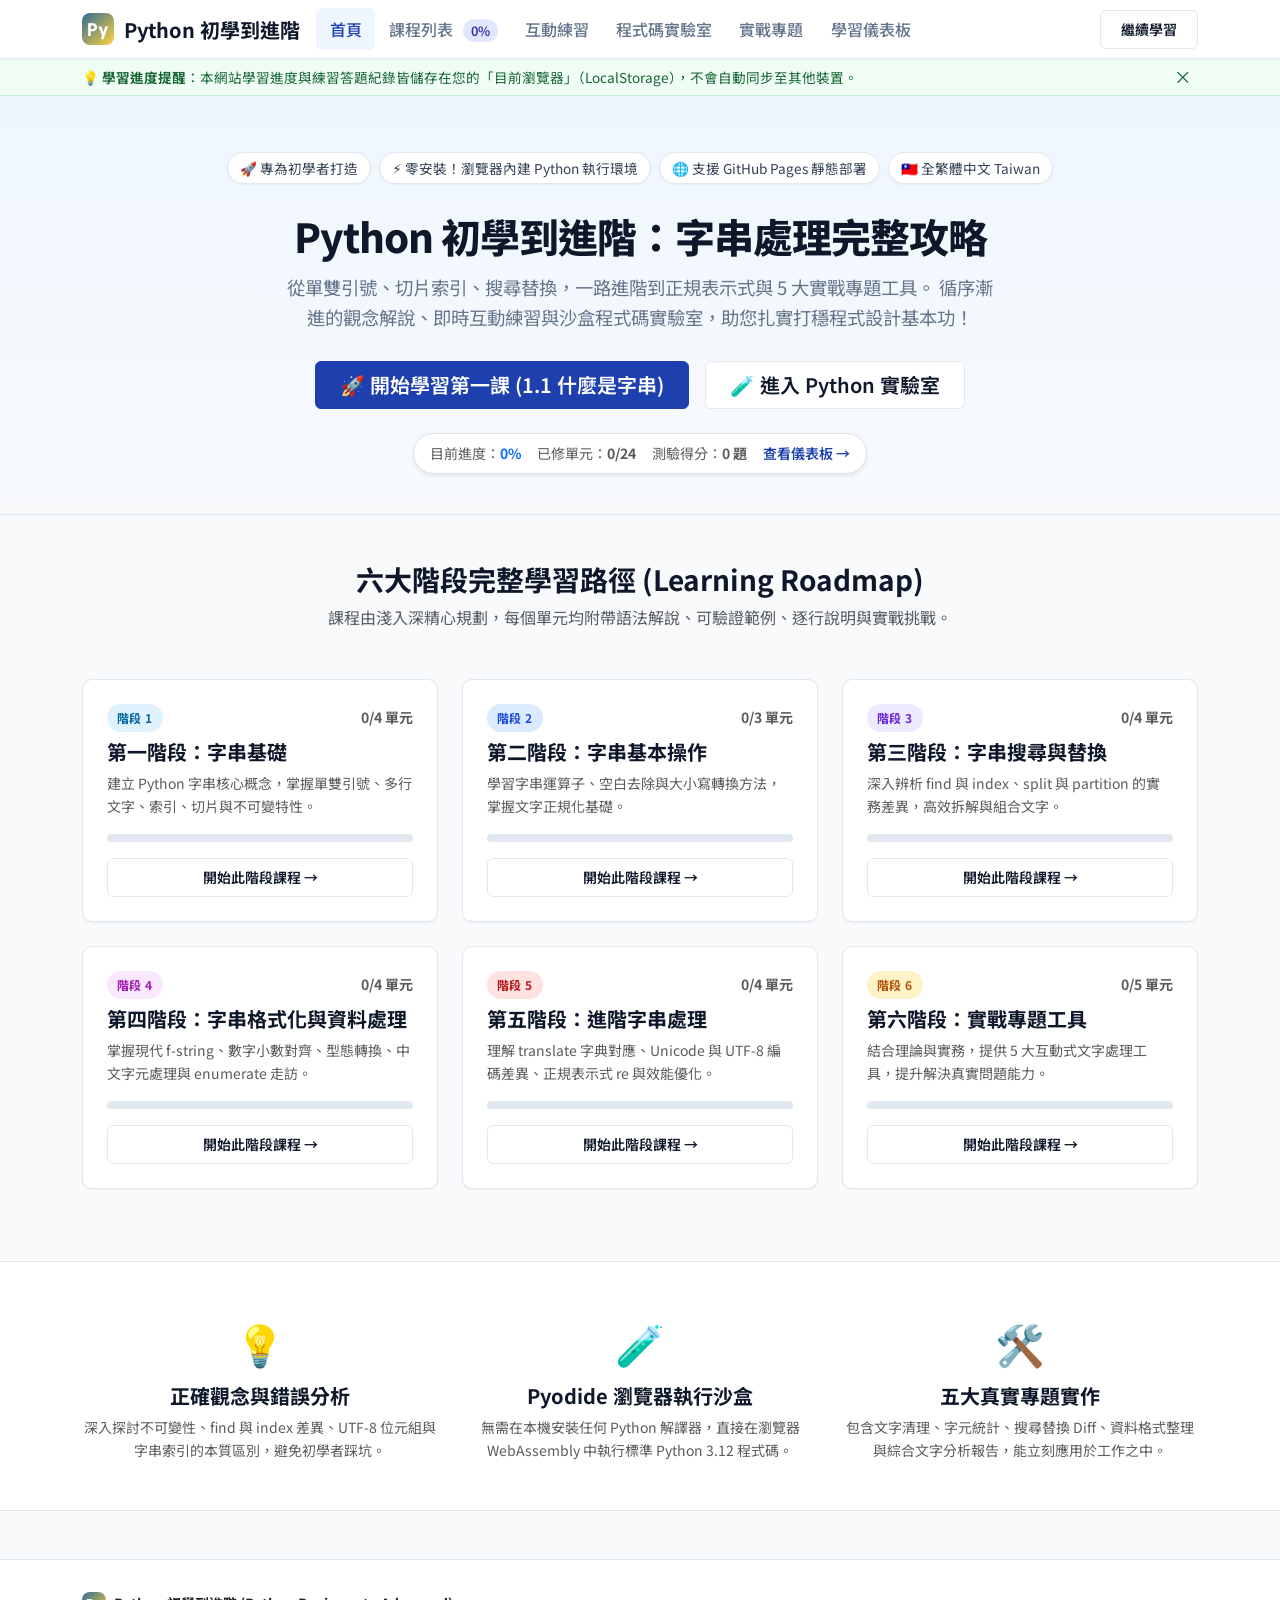
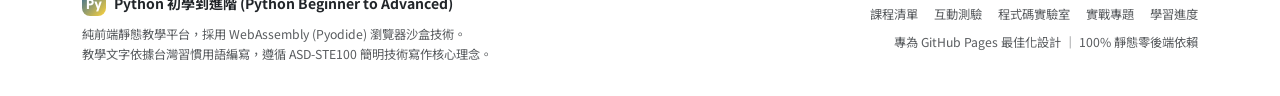
<file: index.html>
<!DOCTYPE html>
<html lang="zh-Hant-TW">
<head>
  <meta charset="UTF-8">
  <meta name="viewport" content="width=device-width, initial-scale=1.0">
  <meta http-equiv="X-UA-Compatible" content="ie=edge">
  <title>Python 初學到進階：字串處理教學平台 (Python Beginner to Advanced)</title>
  <meta name="description" content="專為初學者打造的 Python 字串處理互動教學網站。零安裝環境，瀏覽器內建 Python 執行沙盒，涵蓋 6 大階段完整課程、互動練習題庫與 5 大實戰專題工具。">

  <!-- Google Fonts: Noto Sans TC & JetBrains Mono -->
  <link rel="preconnect" href="https://fonts.googleapis.com">
  <link rel="preconnect" href="https://fonts.gstatic.com" crossorigin>
  <link href="https://fonts.googleapis.com/css2?family=JetBrains+Mono:wght@400;500;600;700&family=Noto+Sans+TC:wght@400;500;600;700;800&display=swap" rel="stylesheet">

  <!-- Bootstrap 5 CSS CDN -->
  <link href="https://cdn.jsdelivr.net/npm/bootstrap@5.3.3/dist/css/bootstrap.min.css" rel="stylesheet" integrity="sha384-QWTKZyjpPEjISv5WaRU9OFeRpok6YctnYmDr5pNlyT2bRjXh0JMhjY6hW+ALEwIH" crossorigin="anonymous">

  <!-- Custom Stylesheets (嚴格使用相對路徑，相容 GitHub Pages 子目錄與本機) -->
  <link rel="stylesheet" href="./css/style.css">
  <link rel="stylesheet" href="./css/code-theme.css">
</head>
<body>

  <!-- 頂部導覽列容器 -->
  <div id="navbar-container"></div>

  <!-- 單頁應用程式主內容動態渲染容器 -->
  <main id="main-content" tabindex="-1">
    <div class="container-xl py-5 text-center">
      <div class="spinner-border text-primary" role="status">
        <span class="visually-hidden">載入教學系統中...</span>
      </div>
      <p class="text-muted mt-3">正在初始化 Python 教學平台，請稍候...</p>
    </div>
  </main>

  <!-- 網站頁尾 -->
  <footer class="site-footer">
    <div class="container-xl">
      <div class="row g-4 justify-content-between align-items-center">
        <div class="col-md-6 text-center text-md-start">
          <div class="d-flex align-items-center justify-content-center justify-content-md-start gap-2 mb-2">
            <span class="brand-icon" style="width:24px; height:24px; font-size:0.85rem;">Py</span>
            <span class="fw-bold text-dark">Python 初學到進階 (Python Beginner to Advanced)</span>
          </div>
          <p class="text-muted small mb-0">
            純前端靜態教學平台，採用 WebAssembly (Pyodide) 瀏覽器沙盒技術。<br>
            教學文字依據台灣習慣用語編寫，遵循 ASD-STE100 簡明技術寫作核心理念。
          </p>
        </div>
        <div class="col-md-5 text-center text-md-end">
          <div class="d-flex justify-content-center justify-content-md-end gap-3 mb-2 small">
            <a href="#/courses" class="text-muted">課程清單</a>
            <a href="#/quizzes" class="text-muted">互動測驗</a>
            <a href="#/lab" class="text-muted">程式碼實驗室</a>
            <a href="#/projects" class="text-muted">實戰專題</a>
            <a href="#/dashboard" class="text-muted">學習進度</a>
          </div>
          <p class="text-muted small mb-0">
            專為 GitHub Pages 最佳化設計 ｜ 100% 靜態零後端依賴
          </p>
        </div>
      </div>
    </div>
  </footer>

  <!-- Bootstrap 5 Bundle JS CDN -->
  <script src="https://cdn.jsdelivr.net/npm/bootstrap@5.3.3/dist/js/bootstrap.bundle.min.js" integrity="sha384-YvpcrYf0tY3lHB60NNkmXc5s9fDVZLESaAA55NDzOxhy9GkcIdslK1eN7N6jIeHz" crossorigin="anonymous"></script>

  <!-- 應用程式模組載入（依依賴順序載入） -->
  <script src="./js/storage.js"></script>
  <script src="./js/curriculum-data.js"></script>
  <script src="./js/quiz-data.js"></script>
  <script src="./js/projects-data.js"></script>
  <script src="./js/pyodide-runner.js"></script>

  <!-- 視圖組件 -->
  <script src="./js/components/navbar.js"></script>
  <script src="./js/components/course-view.js"></script>
  <script src="./js/components/quiz-view.js"></script>
  <script src="./js/components/lab-view.js"></script>
  <script src="./js/components/projects-view.js"></script>
  <script src="./js/components/dashboard-view.js"></script>

  <!-- 主路由器與應用程式入口 -->
  <script src="./js/app.js"></script>
</body>
</html>
</file>
<file: css/style.css>
/* ==========================================================================
   Python 初學到進階 (Python Beginner to Advanced)
   Main Application Stylesheet
   Designed for clarity, accessibility, and smooth mobile/desktop experience.
   ========================================================================== */

:root {
  --primary: #1e40af;         /* 沉穩深藍 */
  --primary-hover: #1d4ed8;
  --primary-light: #eff6ff;
  --secondary: #0d9488;       /* 科技青綠 */
  --accent: #f59e0b;          /* Python 經典亮黃 */
  --success: #10b981;
  --danger: #ef4444;
  --warning: #f59e0b;
  --info: #0284c7;

  --bg-main: #f8fafc;
  --bg-surface: #ffffff;
  --bg-card: #ffffff;
  --bg-subtle: #f1f5f9;

  --text-main: #0f172a;
  --text-muted: #64748b;
  --text-light: #94a3b8;
  --border-color: #e2e8f0;
  --border-focus: #3b82f6;

  --code-bg: #0f172a;
  --code-text: #f8fafc;

  --font-sans: 'Noto Sans TC', system-ui, -apple-system, BlinkMacSystemFont, 'Segoe UI', Roboto, sans-serif;
  --font-mono: 'JetBrains Mono', 'Fira Code', Consolas, Menlo, monospace;

  --shadow-sm: 0 1px 2px 0 rgb(0 0 0 / 0.05);
  --shadow-md: 0 4px 6px -1px rgb(0 0 0 / 0.1), 0 2px 4px -2px rgb(0 0 0 / 0.1);
  --shadow-lg: 0 10px 15px -3px rgb(0 0 0 / 0.1), 0 4px 6px -4px rgb(0 0 0 / 0.1);
  --radius-sm: 6px;
  --radius-md: 10px;
  --radius-lg: 16px;
}

/* Global Reset & Base */
*, *::before, *::after {
  box-sizing: border-box;
}

body {
  margin: 0;
  padding: 0;
  font-family: var(--font-sans);
  background-color: var(--bg-main);
  color: var(--text-main);
  line-height: 1.65;
  -webkit-font-smoothing: antialiased;
  min-height: 100vh;
  display: flex;
  flex-direction: column;
}

a {
  color: var(--primary);
  text-decoration: none;
  transition: color 0.15s ease-in-out;
}

a:hover {
  color: var(--primary-hover);
  text-decoration: underline;
}

/* Navbar */
.site-header {
  background-color: #ffffff;
  border-bottom: 1px solid var(--border-color);
  position: sticky;
  top: 0;
  z-index: 1020;
  box-shadow: var(--shadow-sm);
}

.brand-logo {
  display: flex;
  align-items: center;
  gap: 10px;
  font-weight: 700;
  font-size: 1.25rem;
  color: var(--text-main);
  text-decoration: none;
}

.brand-logo:hover {
  text-decoration: none;
  color: var(--primary);
}

.brand-icon {
  width: 32px;
  height: 32px;
  background: linear-gradient(135deg, #306998 0%, #ffd43b 100%);
  border-radius: 8px;
  display: flex;
  align-items: center;
  justify-content: center;
  color: white;
  font-weight: 900;
  font-family: var(--font-mono);
  font-size: 1.1rem;
}

.nav-link {
  font-weight: 500;
  color: var(--text-muted);
  padding: 0.5rem 0.85rem !important;
  border-radius: var(--radius-sm);
  transition: all 0.15s ease;
}

.nav-link:hover, .nav-link.active {
  color: var(--primary) !important;
  background-color: var(--primary-light);
  text-decoration: none;
}

.nav-progress-badge {
  font-size: 0.8rem;
  background-color: #e0e7ff;
  color: #3730a3;
  padding: 2px 8px;
  border-radius: 12px;
  margin-left: 6px;
  font-weight: 600;
}

/* LocalStorage Alert Banner */
.storage-notice-banner {
  background-color: #f0fdf4;
  border-bottom: 1px solid #bbf7d0;
  color: #166534;
  font-size: 0.85rem;
  padding: 0.4rem 1rem;
  display: flex;
  align-items: center;
  justify-content: space-between;
}

.storage-notice-banner .close-btn {
  background: none;
  border: none;
  color: #166534;
  cursor: pointer;
  font-size: 1.1rem;
  line-height: 1;
}

/* Main Container */
#main-content {
  flex: 1 0 auto;
  padding-bottom: 3rem;
}

/* Hero Section */
.hero-section {
  background: linear-gradient(180deg, #eff6ff 0%, #f8fafc 100%);
  padding: 3.5rem 1rem 2.5rem;
  border-bottom: 1px solid var(--border-color);
  text-align: center;
}

.hero-title {
  font-size: 2.5rem;
  font-weight: 800;
  letter-spacing: -0.025em;
  color: #0f172a;
  margin-bottom: 0.75rem;
}

.hero-subtitle {
  font-size: 1.15rem;
  color: var(--text-muted);
  max-width: 720px;
  margin: 0 auto 1.75rem;
}

.hero-badges {
  display: flex;
  flex-wrap: wrap;
  gap: 0.5rem;
  justify-content: center;
  margin-bottom: 1.75rem;
}

.hero-badge-item {
  background: #ffffff;
  border: 1px solid var(--border-color);
  padding: 0.25rem 0.75rem;
  border-radius: 9999px;
  font-size: 0.85rem;
  color: #334155;
  box-shadow: var(--shadow-sm);
}

/* Cards & Layout */
.card-custom {
  background-color: var(--bg-card);
  border: 1px solid var(--border-color);
  border-radius: var(--radius-md);
  box-shadow: var(--shadow-sm);
  transition: transform 0.15s ease, box-shadow 0.15s ease;
  overflow: hidden;
}

.card-custom:hover {
  transform: translateY(-2px);
  box-shadow: var(--shadow-md);
  border-color: #cbd5e1;
}

.stage-card-header {
  padding: 1.25rem 1.5rem;
  border-bottom: 1px solid var(--border-color);
  display: flex;
  align-items: center;
  justify-content: space-between;
}

.stage-badge {
  font-size: 0.75rem;
  font-weight: 700;
  text-transform: uppercase;
  letter-spacing: 0.05em;
  padding: 0.25rem 0.6rem;
  border-radius: 9999px;
}

.stage-1 { background-color: #e0f2fe; color: #0369a1; }
.stage-2 { background-color: #dbeafe; color: #1d4ed8; }
.stage-3 { background-color: #ede9fe; color: #6d28d9; }
.stage-4 { background-color: #fae8ff; color: #a21caf; }
.stage-5 { background-color: #fee2e2; color: #b91c1c; }
.stage-6 { background-color: #fef3c7; color: #b45309; }

/* Lesson List */
.lesson-item-link {
  display: flex;
  align-items: center;
  justify-content: space-between;
  padding: 0.85rem 1.25rem;
  border-bottom: 1px solid var(--border-color);
  color: var(--text-main);
  text-decoration: none;
  transition: background-color 0.15s ease;
}

.lesson-item-link:last-child {
  border-bottom: none;
}

.lesson-item-link:hover {
  background-color: var(--bg-subtle);
  color: var(--primary);
  text-decoration: none;
}

.lesson-status-icon {
  font-size: 1.1rem;
  margin-right: 0.75rem;
}

.lesson-status-icon.completed {
  color: var(--success);
}

.lesson-status-icon.pending {
  color: var(--text-light);
}

/* Buttons */
.btn-primary-custom {
  background-color: var(--primary);
  border-color: var(--primary);
  color: #ffffff;
  font-weight: 600;
  border-radius: var(--radius-sm);
  padding: 0.5rem 1.25rem;
  transition: all 0.15s ease;
}

.btn-primary-custom:hover {
  background-color: var(--primary-hover);
  border-color: var(--primary-hover);
  color: #ffffff;
}

.btn-outline-custom {
  border: 1px solid var(--border-color);
  background-color: #ffffff;
  color: var(--text-main);
  font-weight: 600;
  border-radius: var(--radius-sm);
  padding: 0.5rem 1.25rem;
  transition: all 0.15s ease;
}

.btn-outline-custom:hover {
  background-color: var(--bg-subtle);
  border-color: #cbd5e1;
}

/* Progress bar */
.progress-bar-custom {
  height: 8px;
  background-color: var(--border-color);
  border-radius: 9999px;
  overflow: hidden;
}

.progress-bar-fill {
  height: 100%;
  background: linear-gradient(90deg, #2563eb, #10b981);
  transition: width 0.4s ease;
}

/* Breadcrumbs & Navigation */
.breadcrumb-custom {
  font-size: 0.875rem;
  color: var(--text-muted);
  margin-bottom: 1rem;
}

.breadcrumb-custom a {
  color: var(--text-muted);
}

.breadcrumb-custom a:hover {
  color: var(--primary);
}

/* Unit Detail View */
.unit-header {
  background: #ffffff;
  border: 1px solid var(--border-color);
  border-radius: var(--radius-md);
  padding: 1.5rem;
  margin-bottom: 1.5rem;
}

.unit-meta {
  display: flex;
  flex-wrap: wrap;
  gap: 1rem;
  font-size: 0.875rem;
  color: var(--text-muted);
  margin-top: 0.5rem;
}

.unit-content-section {
  background: #ffffff;
  border: 1px solid var(--border-color);
  border-radius: var(--radius-md);
  padding: 1.5rem;
  margin-bottom: 1.5rem;
}

.section-title {
  font-size: 1.2rem;
  font-weight: 700;
  color: #0f172a;
  margin-bottom: 1rem;
  display: flex;
  align-items: center;
  gap: 8px;
}

.callout-box {
  padding: 1rem 1.25rem;
  border-radius: var(--radius-sm);
  margin: 1rem 0;
  font-size: 0.925rem;
}

.callout-info {
  background-color: #eff6ff;
  border-left: 4px solid #3b82f6;
  color: #1e3a8a;
}

.callout-warning {
  background-color: #fffbeb;
  border-left: 4px solid #f59e0b;
  color: #92400e;
}

.callout-danger {
  background-color: #fef2f2;
  border-left: 4px solid #ef4444;
  color: #991b1b;
}

.callout-success {
  background-color: #f0fdf4;
  border-left: 4px solid #10b981;
  color: #065f46;
}

/* Line explanations table */
.line-table {
  width: 100%;
  border-collapse: collapse;
  font-size: 0.9rem;
  margin-top: 1rem;
}

.line-table th, .line-table td {
  padding: 0.6rem 0.85rem;
  border: 1px solid var(--border-color);
}

.line-table th {
  background-color: var(--bg-subtle);
  font-weight: 600;
  text-align: left;
}

.line-table tr:nth-child(even) {
  background-color: #fcfdfe;
}

/* Quiz UI */
.quiz-card {
  background: #ffffff;
  border: 1px solid var(--border-color);
  border-radius: var(--radius-md);
  padding: 1.5rem;
  margin-bottom: 1.5rem;
}

.quiz-option {
  display: block;
  padding: 0.75rem 1rem;
  border: 1px solid var(--border-color);
  border-radius: var(--radius-sm);
  margin-bottom: 0.5rem;
  cursor: pointer;
  transition: all 0.15s ease;
  background-color: #ffffff;
}

.quiz-option:hover {
  background-color: var(--bg-subtle);
  border-color: #94a3b8;
}

.quiz-option.selected {
  background-color: #eff6ff;
  border-color: var(--primary);
  font-weight: 600;
}

.quiz-option.correct {
  background-color: #f0fdf4 !important;
  border-color: var(--success) !important;
  color: #065f46;
}

.quiz-option.incorrect {
  background-color: #fef2f2 !important;
  border-color: var(--danger) !important;
  color: #991b1b;
}

/* Code Editor & Lab */
.lab-container {
  display: grid;
  grid-template-columns: 1fr;
  gap: 1.5rem;
}

@media (min-width: 992px) {
  .lab-container {
    grid-template-columns: 1.2fr 1fr;
  }
}

.editor-wrapper {
  background-color: #1e293b;
  border-radius: var(--radius-md);
  overflow: hidden;
  display: flex;
  flex-direction: column;
  box-shadow: var(--shadow-md);
}

.editor-toolbar {
  background-color: #0f172a;
  padding: 0.6rem 1rem;
  display: flex;
  align-items: center;
  justify-content: space-between;
  border-bottom: 1px solid #334155;
}

.code-editor-textarea {
  width: 100%;
  height: 380px;
  background-color: #0f172a;
  color: #f8fafc;
  font-family: var(--font-mono);
  font-size: 0.95rem;
  line-height: 1.5;
  padding: 1rem;
  border: none;
  resize: vertical;
  outline: none;
  tab-size: 4;
}

.terminal-wrapper {
  background-color: #0b0f19;
  border-radius: var(--radius-md);
  color: #e2e8f0;
  font-family: var(--font-mono);
  font-size: 0.9rem;
  display: flex;
  flex-direction: column;
  box-shadow: var(--shadow-md);
  min-height: 380px;
}

.terminal-header {
  background-color: #1a2234;
  padding: 0.6rem 1rem;
  display: flex;
  align-items: center;
  justify-content: space-between;
  border-bottom: 1px solid #2d3748;
}

.terminal-output {
  padding: 1rem;
  flex: 1;
  overflow-y: auto;
  white-space: pre-wrap;
  word-break: break-all;
  font-family: var(--font-mono);
  max-height: 450px;
}

.terminal-status-loading {
  color: #fbbf24;
}

.terminal-status-success {
  color: #34d399;
}

.terminal-status-error {
  color: #f87171;
}

/* Interactive Project Tools */
.tool-interface {
  background: #ffffff;
  border: 1px solid var(--border-color);
  border-radius: var(--radius-md);
  padding: 1.5rem;
  margin-bottom: 1.5rem;
}

.diff-view {
  background: #0f172a;
  color: #e2e8f0;
  padding: 1rem;
  border-radius: var(--radius-sm);
  font-family: var(--font-mono);
  font-size: 0.9rem;
  white-space: pre-wrap;
}

.diff-del {
  background-color: rgba(239, 68, 68, 0.25);
  color: #fca5a5;
  text-decoration: line-through;
  padding: 1px 3px;
  border-radius: 2px;
}

.diff-add {
  background-color: rgba(16, 185, 129, 0.25);
  color: #86efac;
  font-weight: 600;
  padding: 1px 3px;
  border-radius: 2px;
}

/* Footer */
.site-footer {
  background-color: #ffffff;
  border-top: 1px solid var(--border-color);
  padding: 2rem 1rem;
  margin-top: auto;
  font-size: 0.875rem;
  color: var(--text-muted);
}

/* Keyboard accessibility */
button:focus-visible, a:focus-visible, input:focus-visible, textarea:focus-visible, select:focus-visible {
  outline: 2px solid var(--border-focus);
  outline-offset: 2px;
}

/* Responsive utilities */
@media (max-width: 768px) {
  .hero-title {
    font-size: 1.85rem;
  }
  .hero-subtitle {
    font-size: 1rem;
  }
  .unit-header, .unit-content-section, .quiz-card, .tool-interface {
    padding: 1rem;
  }
  .code-editor-textarea {
    height: 280px;
  }
}
</file>
<file: css/code-theme.css>
/* ==========================================================================
   Code Block & Syntax Theme
   Designed for clear distinction between Python code, execution output,
   and instructional annotations.
   ========================================================================== */

.code-block-wrapper {
  position: relative;
  margin: 1.25rem 0;
  border-radius: var(--radius-sm);
  background-color: #0f172a;
  border: 1px solid #1e293b;
  overflow: hidden;
  box-shadow: var(--shadow-sm);
}

.code-header {
  display: flex;
  justify-content: space-between;
  align-items: center;
  padding: 0.4rem 0.85rem;
  background-color: #1e293b;
  border-bottom: 1px solid #334155;
  font-family: var(--font-mono);
  font-size: 0.78rem;
  color: #94a3b8;
}

.code-lang-tag {
  display: flex;
  align-items: center;
  gap: 6px;
  font-weight: 600;
  color: #38bdf8;
}

.code-actions {
  display: flex;
  align-items: center;
  gap: 8px;
}

.copy-btn, .run-in-lab-btn {
  background: transparent;
  border: 1px solid #475569;
  color: #cbd5e1;
  font-size: 0.75rem;
  padding: 2px 8px;
  border-radius: 4px;
  cursor: pointer;
  transition: all 0.15s ease;
  display: inline-flex;
  align-items: center;
  gap: 4px;
}

.copy-btn:hover {
  background-color: #334155;
  color: #ffffff;
  border-color: #64748b;
}

.run-in-lab-btn {
  background-color: rgba(14, 165, 233, 0.15);
  border-color: #0284c7;
  color: #38bdf8;
}

.run-in-lab-btn:hover {
  background-color: #0284c7;
  color: #ffffff;
}

.code-content {
  margin: 0;
  padding: 1rem;
  background-color: #0f172a;
  color: #f8fafc;
  font-family: var(--font-mono);
  font-size: 0.9rem;
  line-height: 1.55;
  overflow-x: auto;
  tab-size: 4;
}

/* Expected Output Block */
.output-block-wrapper {
  margin: 1rem 0;
  border-radius: var(--radius-sm);
  background-color: #020617;
  border: 1px solid #1e293b;
  overflow: hidden;
}

.output-header {
  padding: 0.35rem 0.85rem;
  background-color: #0f172a;
  border-bottom: 1px solid #1e293b;
  font-family: var(--font-mono);
  font-size: 0.75rem;
  color: #10b981;
  font-weight: 600;
  display: flex;
  align-items: center;
  gap: 6px;
}

.output-content {
  margin: 0;
  padding: 0.85rem 1rem;
  color: #a7f3d0;
  font-family: var(--font-mono);
  font-size: 0.88rem;
  line-height: 1.5;
  white-space: pre-wrap;
  word-break: break-all;
}

/* Light syntax highlight classes */
.py-kw { color: #f472b6; font-weight: 600; }     /* def, if, for, in, return, import */
.py-str { color: #a5f3fc; }                       /* 'string', "string" */
.py-func { color: #60a5fa; }                      /* print, len, strip, etc */
.py-num { color: #fde047; }                       /* 123, 3.14 */
.py-comm { color: #64748b; font-style: italic; }  /* # comments */
.py-op { color: #cbd5e1; }                        /* +, -, *, /, ==, != */
.py-var { color: #f8fafc; }                       /* variable names */
</file>
